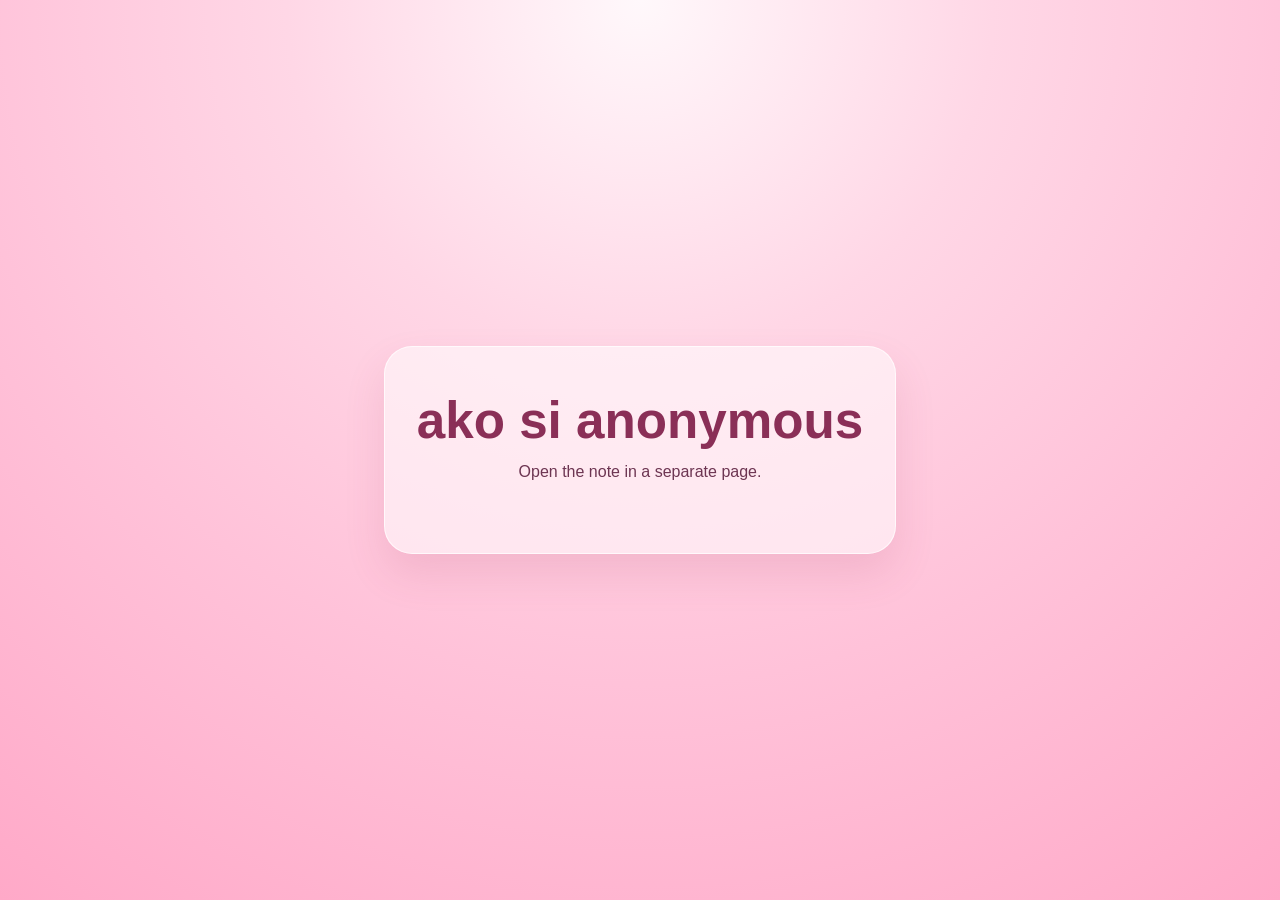
<file: index.html>
<!DOCTYPE html>
<html lang="en">
  <head>
    <meta charset="UTF-8" />
    <meta name="viewport" content="width=device-width, initial-scale=1.0" />
    <title>Open the note</title>
    <link rel="stylesheet" href="style.css" />
    <style>
      body {
        display: grid;
        place-items: center;
        min-height: 100vh;
        margin: 0;
        font-family: "Segoe UI", Tahoma, Geneva, Verdana, sans-serif;
        background: radial-gradient(circle at top, #fff8fb 0%, #ffd7e6 32%, #ffc2d9 62%, #ffa9c8 100%);
      }

      .entry {
        text-align: center;
        padding: 3rem 2rem;
        background: rgba(255, 255, 255, 0.55);
        border: 1px solid rgba(255,255,255,0.7);
        border-radius: 28px;
        box-shadow: 0 20px 40px rgba(170, 61, 97, 0.14);
      }

      h1 {
        margin: 0 0 1rem;
        color: #8a2f57;
      }

      p {
        margin: 0 0 1.5rem;
        color: #6d3552;
      }

      .open-btn {
        display: inline-block;
        padding: 0.9rem 1.5rem;
        border: 0;
        border-radius: 999px;
        background: linear-gradient(135deg, #ff7db9, #ff5ca8);
        color: white;
        font-size: 1rem;
        font-weight: 700;
        text-decoration: none;
        box-shadow: 0 10px 24px rgba(255, 92, 168, 0.28);
      }
    </style>
  </head>
  <body>
    <div class="entry">
      <h1>ako si anonymous</h1>
      <p>Open the note in a separate page.</p>
  
    </div>
  </body>
</html>
</file>
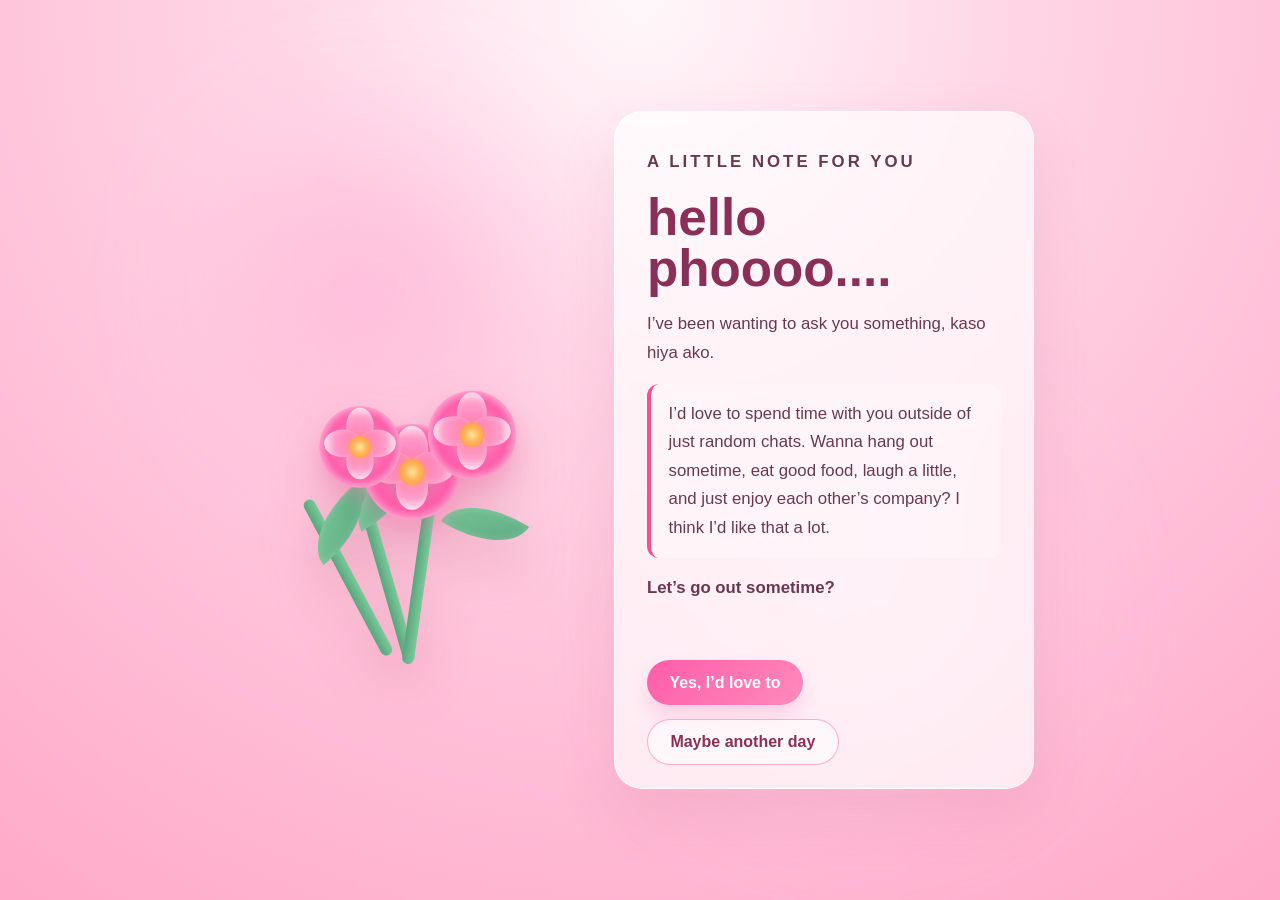
<file: design.html>
<!DOCTYPE html>
<html lang="en">
  <head>
    <meta charset="UTF-8" />
    <meta name="viewport" content="width=device-width, initial-scale=1.0" />
    <title>For You</title>
    <link rel="stylesheet" href="style.css" />
  </head>
  <body>
    <main class="scene">
      <div class="glow glow-one"></div>
      <div class="glow glow-two"></div>

      <section class="bouquet" aria-label="Bouquet of flowers">
        <div class="stem stem-1"></div>
        <div class="stem stem-2"></div>
        <div class="stem stem-3"></div>

        <div class="leaf leaf-1"></div>
        <div class="leaf leaf-2"></div>
        <div class="leaf leaf-3"></div>
        <div class="leaf leaf-4"></div>

        <div class="flower flower-1">
          <span class="petal petal-1"></span>
          <span class="petal petal-2"></span>
          <span class="petal petal-3"></span>
          <span class="petal petal-4"></span>
          <span class="center"></span>
        </div>

        <div class="flower flower-2">
          <span class="petal petal-1"></span>
          <span class="petal petal-2"></span>
          <span class="petal petal-3"></span>
          <span class="petal petal-4"></span>
          <span class="center"></span>
        </div>

        <div class="flower flower-3">
          <span class="petal petal-1"></span>
          <span class="petal petal-2"></span>
          <span class="petal petal-3"></span>
          <span class="petal petal-4"></span>
          <span class="center"></span>
        </div>
      </section>

      <section class="card" aria-label="Confession message">
        <p class="eyebrow">A little note for you</p>
        <h1>hello phoooo....</h1>
        <p>
          I’ve been wanting to ask you something, kaso hiya ako.
        </p>
        <p class="message">
          I’d love to spend time with you outside of just random chats.
          Wanna hang out sometime, eat good food, laugh a little, and just enjoy each other’s company?
          I think I’d like that a lot.
        </p>
        <p class="closing">Let’s go out sometime?</p>
        <p id="statusMessage" class="status-message" aria-live="polite"></p>

        <div class="answer-box hidden" id="answerBox">
          <label for="answerInput" class="sr-only">Your answer</label>
          <textarea id="answerInput" rows="3" placeholder="Type your answer here..."></textarea>
          <button type="button" class="submit-answer">Submit</button>
        </div>

        <div class="actions">
          <button type="button" class="yes-btn">Yes, I’d love to</button>
          <button type="button" class="ghost maybe-btn">Maybe another day</button>
        </div>
      </section>
    </main>

    <script>
      const yesBtn = document.querySelector('.yes-btn');
      const maybeBtn = document.querySelector('.maybe-btn');
      const closing = document.querySelector('.closing');
      const statusMessage = document.getElementById('statusMessage');
      const answerBox = document.getElementById('answerBox');
      const answerInput = document.getElementById('answerInput');
      const submitAnswerBtn = document.querySelector('.submit-answer');

      const randomQuestions = [
        'If your pet had a job, what would it do for money?',
        'Would you rather fight one horse-sized duck or 100 duck-sized horses?',
        'What’s the weirdest thing you’d absolutely brag about at a party?',
        'What’s your most chaotic “I can’t believe this happened” story?',
        'If your life had a theme song, what would it be while you’re running late?',
        'What embarrassing thing would you do if nobody was watching?',
        'Which fictional character would you trust to babysit you?',
        'If your food could talk, what would it say to you?',
        'What’s the stupidest thing you’ve ever been proud of?',
        'If your room had a personality, what would it be like?',
        'What’s the most dramatic way you would react if someone stole your fries?',
        'Would you rather be stuck in a group chat with your parents or your exes?',
        'What’s the weirdest talent you secretly have?',
        'If you had to befriend a toaster, what would you ask it?',
        'What’s your most suspiciously specific fear?',
        'If you were a cartoon villain, what would your catchphrase be?',
        'What’s your most unhinged “I’m totally normal” habit?',
        'What’s the dumbest thing you’ve ever Googled?',
        'If your phone had a personality, what would it say when you ignore it?',
        'What would your perfect disaster movie be called?',
        'What’s the wildest thing you’ve done for snacks?',
        'If you got trapped in a mall overnight, what would you do first?',
        'What’s the most ridiculous thing you’d do if you won 1 million pesos?',
        'What’s your weirdest “I’m not like this normally” behavior?',
        'If your shoes could talk, what would they say about you?',
        'What’s the funniest lie you’ve ever told?',
        'If you had to be on a reality show, which one would you join?',
        'What’s your most dramatic morning routine?',
        'What’s the most ridiculous thing you’ve ever argued about?',
        'If you had to name your future chaos, what would it be?',
        'What would your dream absurd job be?',
        'What’s the silliest way someone has ever made you laugh?',
        'If your mood had a weather report, what would it be today?',
        'Would you rather lose your phone or your wallet for a week?',
        'What’s your top-tier excuse to skip plans?',
        'What kind of chaos would you cause if you had a free weekend?',
        'If you were a snack, which one would you be and why?',
        'What would be your most dramatic entrance into a room?',
        'What’s the weirdest compliment you’ve ever received?',
        'What’s your most irrationally specific opinion?',
        'If your house had a mascot, what would it be?',
        'Which animal would be the worst roommate?',
        'What’s the funniest thing your family says when you’re stressed?',
        'If you had to survive on only one snack for a month, what would it be?',
        'What’s something you’d do if you were invisible for a day?',
        'What’s the most random thing you know how to do?',
        'If your personality had a flavor, what would it taste like?',
        'What’s the most unhinged thing you’ve said while half asleep?',
        'If you had to be cursed with one useless superpower, what would it be?',
        'What’s a reason you’d absolutely leave a party early?',
        'If your laugh had a sound effect, what would it be?',
        'What’s your most questionable life decision so far?',
        'If you had to battle a giant sandwich, how would you win?',
        'What’s the weirdest thing you think you could pull off in public?',
        'If your favorite hoodie had a name, what would it be?',
        'What would your villain origin story be?',
        'What’s the most dramatic thing you’d do if someone stole your seat?',
        'If you had to make a fake biography, what would it say?',
        'What’s your most insane plan for a spontaneous adventure?',
        'Which cartoon character would you trust with your secrets?',
        'What’s a weirdly specific thing you’d absolutely win at?',
        'If you got teleported to another planet, what would you complain about first?',
        'What’s the weirdest thing you’d do for a free meal?',
        'If your life had a warning label, what would it say?',
        'What’s your best “I am absolutely not okay” face?',
        'If you had to be stuck in one room with a random object, what would it be?',
        'What’s the most overdramatic thing you’ve ever done in public?',
        'Which celebrity would be the funniest roommate?',
        'What’s a skill you have that makes no sense?',
        'If your dreams had a genre, what would they be?',
        'What’s your funniest fake excuse for being late?',
        'If your day had a soundtrack, what song would be the boss battle track?',
        'What’s your most chaotic “I should be productive” moment?',
        'If you had to survive a zombie apocalypse with one item, what is it?',
        'What’s the weirdest item you have in your bag right now?',
        'If your personality was a meme, what meme would it be?',
        'What would your first line be in a horror movie?',
        'What’s the most questionable thing you’ve ever said to a stranger?',
        'If your friends had to describe you in one sentence, what would they say?',
        'What’s your most absurd dream job?',
        'What’s the most ridiculous thing you’d do to impress someone?',
        'If your mood had a snack, what would it be?',
        'What’s the weirdest thing you’d hide in a closet?',
        'If you had to create a fake religion, what would it worship?',
        'What would be your signature move in a heist movie?',
        'What’s the funniest possible way to get stuck in traffic?',
        'If your life was a comedy show, what would the title be?',
        'What’s the most random thing you’d spend money on right now?',
        'If you could only say one word for a day, what would it be?',
        'What’s the most ridiculous thing a stranger has ever said to you?',
        'If your emotions were a playlist, what songs would be on it?',
        'What’s the dumbest challenge you’d accept for fun?',
        'If your pet could text, what would they say to you first?',
        'What’s the weirdest thing you’ve ever found in the back of a car?',
        'If the world had no rules for one day, what would you do first?',
        'What’s your most dramatic reaction to a tiny inconvenience?',
        'If your coffee could narrate your life, what would it say?',
        'What’s the worst possible way to start a first date?',
        'What’s the most chaotic thing you’d do in a grocery store?',
        'If your phone had a villain arc, what would it be?',
        'What would your theme song be during a dramatic exit?',
        'What’s the silliest thing you’ve ever been emotionally invested in?',
        'If your room had a “do not disturb” sign, what would it say?',
        'What’s something totally normal that would look bizarre to an alien?',
        'If your life had a trailer, what would the title be?',
        'What’s the weirdest thing you’ve ever been scared of for no reason?',
        'If your name had a side quest, what would it be?',
        'What’s the funniest thing you’ve ever witnessed in public?',
        'Which object would be the worst best friend?',
        'What’s the most ridiculous thing you would do if you were famous for one day?',
        'If your food had a personality, which one would be the biggest menace?',
        'What’s the weirdest way you’ve ever felt happy?',
        'If you had to perform a TikTok dance in public, what song would it be?',
        'What would your “I’m late and panicking” voice sound like?',
        'If your life had a cursed item, what would it be?',
        'What’s the funniest possible way to accidentally win something?',
        'If you had to narrate your own life, what voice would you use?',
        'What is the most dramatic thing you would say before eating fries?',
        'What’s the most chaotic plan you’ve ever made for one day?',
        'If you could switch lives with any object for a week, what would it be?',
        'What would your official excuse be for being “too dramatic”?',
        'If your shadow had a personality, what would it say about you?',
        'What’s the funniest thing you’ve ever cried laughing about?',
        'If you had a ridiculous award, what would it be for?',
        'What would your final boss battle in life look like?',
        'What’s the weirdest thing you’d say to a stranger in a vending machine line?',
        'If your heartbeat had a ringtone, what would it be?',
        'What’s the stupidest thing that still somehow works for you?',
        'If your awkwardness had a power level, what would it be?',
        'What’s the funniest “this is why we can’t have nice things” moment ever?',
        'If a comedian wrote your life story, what would be the chapter title?',
        'What’s the weirdest thing that would make you instantly trust someone?',
        'If your bad decisions had a theme song, what would it be?',
        'What’s your most dramatic thing to say before bedtime?',
        'If your happiness had a color, what would it be?',
        'If you had to do an embarrassing public challenge, what would it be?',
        'What’s the weirdest way you’ve ever avoided doing something?',
        'If your pet could give relationship advice, what would it say?',
        'What’s the most hilarious way you could get locked out of your own house?',
        'If there were a day celebrating your chaos, what would it be called?',
        'What’s the strangest thing you’ve ever been obsessed with for a week?',
        'What would your “night of chaos” outfit be?',
        'If your life was an anime, what would the title be?',
        'What’s the funniest prank you wish you could pull off?',
        'What’s a tiny thing that would make your day instantly better?',
        'If your weirdest habit became a business, what would it sell?',
        'What’s the dumbest thing your brain says “I need to do this now” about?',
        'If you had to give your future self a warning label, what would it say?',
        'What’s the most ridiculous thing you’d do for attention?',
        'If your laugh was a viral sound, what would everyone call it?',
        'What’s the funniest possible way to lose a bet?',
        'If you were forced to make a weird sandwich, what would be in it?',
        'What’s the most random thing you’ve ever done to impress someone?',
        'If you had a superpower that only worked when you’re sleepy, what would it be?',
        'What’s your go-to “I’m not okay but I’m fine” response?',
        'If your life had a theme park ride, what would it be called?',
        'What’s the most unserious thing you’ve ever been proud of?',
        'If your personality had to be turned into a dessert, what would it be?',
        'What’s the most chaotic but successful plan you’ve ever had?'
      ];

      yesBtn.addEventListener('click', () => {
        closing.textContent = 'Yay! Let’s do it soon 💕';
        statusMessage.textContent = 'Opening your Gmail draft...';
        yesBtn.textContent = 'I’m in';
        maybeBtn.textContent = 'Later';

        const recipient = 'yourgmail@gmail.com';
        const subject = encodeURIComponent('Let’s hang out sometime');
        const body = encodeURIComponent(
          'Hey, I’d love to hang out with you sometime.\n\nLet’s grab food, talk, and spend time together. I’m down whenever you are.\n\nSee you soon!'
        );

        window.open(
          `https://mail.google.com/mail/?view=cm&fs=1&to=${recipient}&su=${subject}&body=${body}`,
          '_blank'
        );
      });

      maybeBtn.addEventListener('click', () => {
        const randomQuestion = randomQuestions[Math.floor(Math.random() * randomQuestions.length)];
        closing.textContent = 'Okay, you picked “maybe another day” so you need to answer this first 😌';
        statusMessage.textContent = randomQuestion;
        answerBox.classList.add('visible');
        answerInput.value = '';
        answerInput.focus();
        maybeBtn.textContent = 'Ask me another';
        yesBtn.textContent = 'Still yes';
      });

      submitAnswerBtn.addEventListener('click', () => {
        const answer = answerInput.value.trim();

        if (!answer) {
          statusMessage.textContent = 'No cheating. Answer first 😏';
          answerInput.focus();
          return;
        }

        statusMessage.textContent = 'Nice. Now I know you’re not escaping this 😌';
        answerBox.classList.remove('visible');
        answerInput.value = '';
        maybeBtn.textContent = 'Ask me another';
      });
    </script>
  </body>
</html>
</file>
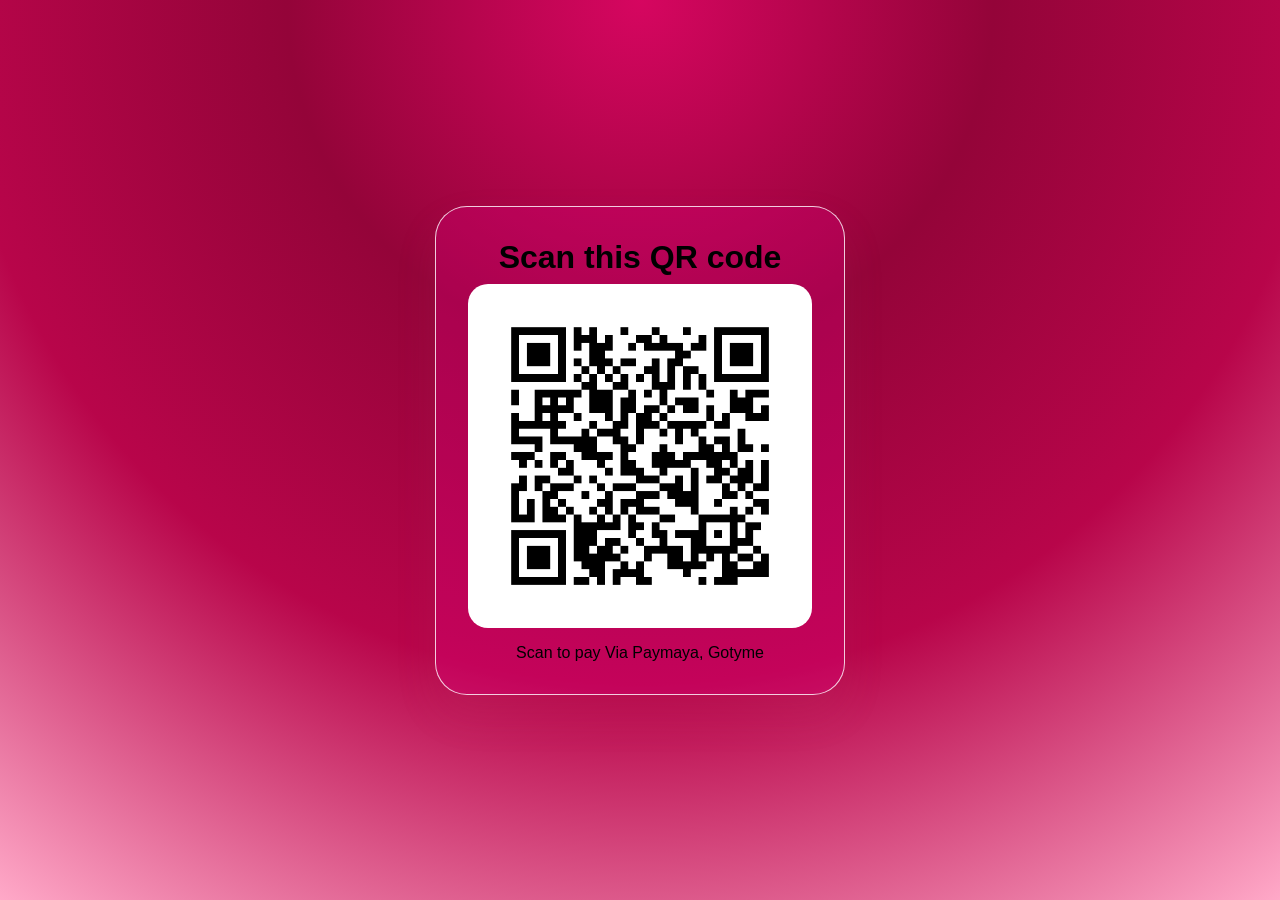
<file: qr.html>
<!DOCTYPE html>
<html lang="en">
  <head>
    <meta charset="UTF-8" />
    <meta name="viewport" content="width=device-width, initial-scale=1.0" />
    <title>Scan the QR</title>
    
    <style>
      body {
        margin: 0;
        min-height: 100vh;
        display: grid;
        place-items: center;
        background: radial-gradient(circle at top, #d60660 0%, #940439 32%, #b8054a 62%, #ffa9c8 100%);
        font-family: "Segoe UI", Tahoma, Geneva, Verdana, sans-serif;
      }

      .card {
        background: rgba(223, 2, 131, 0.295);
        border: 1px solid rgba(255,255,255,0.8);
        border-radius: 32px;
        padding: 2rem;
        box-shadow: 0 20px 40px rgba(170, 61, 97, 0.14);
        text-align: center;
      }

      img {
        width: min(70vw, 320px);
        height: auto;
        display: block;
        margin: 0 auto 1rem;
        border-radius: 20px;
        background: white;
        padding: 0.75rem;
      }

      h1 {
        margin: 0 0 0.5rem;
        color: #000000;
      }

      p {
        margin: 0;
        color: #000000;
      }
    </style>
  </head>
  <body>
    <div class="card">
      <h1>Scan this QR code</h1>
      <img src="qr-code.png" alt="QR code to open the page" />
      <p>Scan to pay Via Paymaya, Gotyme</p>
      
    </div>
  </body>
</html>
</file>
<file: style.css>
:root {
  --bg-1: #fff2f7;
  --bg-2: #ffd7e6;
  --bg-3: #ffc2d9;
  --card: rgba(255, 255, 255, 0.7);
  --pink-1: #ff5ca8;
  --pink-2: #ff8bbd;
  --pink-3: #ffc1d9;
  --rose: #ff4d8d;
  --deep: #8a2f57;
  --leaf: #7aca9b;
  --leaf-dark: #5aa57d;
  --shadow: rgba(170, 61, 97, 0.22);
}

* {
  box-sizing: border-box;
}

body {
  margin: 0;
  min-height: 100vh;
  display: grid;
  place-items: center;
  font-family: "Segoe UI", Tahoma, Geneva, Verdana, sans-serif;
  background: radial-gradient(circle at top, #fff8fb 0%, var(--bg-2) 32%, var(--bg-3) 62%, #ffa9c8 100%);
  color: var(--deep);
}

.scene {
  position: relative;
  width: min(92vw, 980px);
  min-height: 670px;
  display: flex;
  align-items: center;
  justify-content: center;
  gap: 3rem;
  padding: 2rem;
}

.glow {
  position: absolute;
  border-radius: 50%;
  filter: blur(80px);
  opacity: 0.65;
}

.glow-one {
  width: 260px;
  height: 260px;
  background: rgba(255, 160, 209, 0.7);
  left: 10%;
  top: 10%;
}

.glow-two {
  width: 300px;
  height: 300px;
  background: rgba(255, 218, 235, 0.9);
  right: 12%;
  bottom: 8%;
}

.bouquet {
  position: relative;
  width: 320px;
  height: 430px;
  filter: drop-shadow(0 25px 25px var(--shadow));
}

.stem {
  position: absolute;
  bottom: 0;
  width: 12px;
  border-radius: 999px;
  background: linear-gradient(to right, var(--leaf-dark), var(--leaf));
}

.stem-1 {
  left: 132px;
  height: 190px;
  transform: rotate(-16deg);
}

.stem-2 {
  left: 170px;
  height: 210px;
  transform: rotate(8deg);
}

.stem-3 {
  left: 96px;
  height: 175px;
  transform: rotate(-28deg);
}

.leaf {
  position: absolute;
  width: 78px;
  height: 42px;
  background: linear-gradient(135deg, var(--leaf) 0%, var(--leaf-dark) 100%);
  border-radius: 100% 0 100% 0;
  box-shadow: inset 0 0 10px rgba(255, 255, 255, 0.18);
}

.leaf-1 {
  left: 100px;
  bottom: 150px;
  transform: rotate(-30deg);
}

.leaf-2 {
  left: 150px;
  bottom: 180px;
  transform: rotate(18deg);
}

.leaf-3 {
  left: 55px;
  bottom: 120px;
  transform: rotate(-40deg);
}

.leaf-4 {
  left: 200px;
  bottom: 120px;
  transform: rotate(32deg);
}

.flower {
  position: absolute;
  width: 96px;
  height: 96px;
  border-radius: 50%;
  background: radial-gradient(circle, rgba(255,255,255,0.9) 0%, rgba(255,255,255,0.4) 24%, rgba(255, 110, 182, 0.8) 25%, rgba(255, 92, 168, 1) 56%, rgba(255, 160, 210, 1) 100%);
  box-shadow: inset 0 0 12px rgba(255, 255, 255, 0.6), 0 12px 18px rgba(255, 102, 170, 0.25);
}

.flower-1 {
  left: 118px;
  bottom: 145px;
}

.flower-2 {
  left: 178px;
  bottom: 182px;
  transform: scale(0.92);
}

.flower-3 {
  left: 66px;
  bottom: 170px;
  transform: scale(0.85);
}

.petal {
  position: absolute;
  width: 32px;
  height: 42px;
  border-radius: 65% 65% 55% 55%;
  background: linear-gradient(180deg, #ffd9eb 0%, #ff9cc9 30%, #ff70b7 100%);
  left: 50%;
  top: 50%;
  transform-origin: center bottom;
  box-shadow: inset 0 0 8px rgba(255,255,255,0.4);
}

.petal-1 { transform: translate(-50%, -110%) rotate(0deg); }
.petal-2 { transform: translate(-50%, -110%) rotate(90deg); }
.petal-3 { transform: translate(-50%, -110%) rotate(180deg); }
.petal-4 { transform: translate(-50%, -110%) rotate(270deg); }

.center {
  position: absolute;
  width: 26px;
  height: 26px;
  border-radius: 50%;
  background: radial-gradient(circle, #ffe69c 0%, #ffb85c 40%, #ff8c42 100%);
  left: 50%;
  top: 50%;
  transform: translate(-50%, -50%);
  box-shadow: 0 0 12px rgba(255, 186, 99, 0.7);
}

.card {
  position: relative;
  width: min(100%, 420px);
  padding: 2.2rem 2rem 1.4rem;
  background: var(--card);
  border: 1px solid rgba(255, 255, 255, 0.75);
  border-radius: 28px;
  box-shadow: 0 24px 60px rgba(170, 61, 97, 0.12);
  backdrop-filter: blur(6px);
}

.eyebrow {
  margin: 0 0 1rem;
  text-transform: uppercase;
  letter-spacing: 0.18em;
  font-size: 0.7rem;
  font-weight: 700;
  color: var(--rose);
}

h1 {
  margin: 0 0 1rem;
  font-size: clamp(2.3rem, 4vw, 3.4rem);
  line-height: 1;
  color: var(--deep);
}

.card p {
  margin: 0 0 1rem;
  font-size: 1.05rem;
  line-height: 1.7;
  color: rgba(89, 37, 60, 0.9);
}

.message {
  padding: 1rem 1.1rem;
  background: rgba(255, 255, 255, 0.25);
  border-left: 4px solid var(--rose);
  border-radius: 12px;
  font-weight: 500;
}

.closing {
  margin-top: 1.5rem;
  font-weight: 700;
  font-size: 1.2rem;
  color: var(--deep);
}

.status-message {
  min-height: 1.4rem;
  margin: 0.5rem 0 0;
  font-size: 0.92rem;
  font-weight: 600;
  color: var(--rose);
}

.answer-box {
  display: none;
  margin-top: 1rem;
}

.answer-box.visible {
  display: block;
}

textarea {
  width: 100%;
  min-height: 90px;
  resize: vertical;
  border: 1px solid rgba(255, 140, 182, 0.7);
  border-radius: 14px;
  padding: 0.9rem 1rem;
  font: inherit;
  background: rgba(255, 255, 255, 0.52);
  color: var(--deep);
  outline: none;
  box-shadow: inset 0 0 0 1px rgba(255, 255, 255, 0.2);
}

textarea:focus {
  border-color: var(--rose);
  box-shadow: 0 0 0 3px rgba(255, 92, 168, 0.12);
}

.submit-answer {
  margin-top: 0.8rem;
  background: linear-gradient(135deg, #ff7db9, #ff5ca8);
}

.sr-only {
  position: absolute;
  width: 1px;
  height: 1px;
  padding: 0;
  margin: -1px;
  overflow: hidden;
  clip: rect(0, 0, 0, 0);
  white-space: nowrap;
  border: 0;
}

.success-scene {
  position: absolute;
  inset: 0;
  pointer-events: none;
  display: flex;
  align-items: center;
  justify-content: center;
}

.hidden {
  display: none;
}

.rose-burst {
  position: absolute;
  width: 140px;
  height: 140px;
  border-radius: 50%;
  background: radial-gradient(circle, rgba(255, 204, 224, 0.9), rgba(255, 130, 180, 0.35) 38%, rgba(255, 92, 168, 0.1) 70%, transparent 100%);
  filter: blur(2px);
  animation: pulseRose 2.4s ease-in-out infinite alternate;
}

.rose-1 { transform: translate(-220px, -130px); }
.rose-2 { transform: translate(210px, -180px); }
.rose-3 { transform: translate(-120px, 120px); }
.rose-4 { transform: translate(150px, 120px); }

.flower-burst {
  position: absolute;
  width: 220px;
  height: 220px;
  animation: bloom 1.5s ease-out forwards;
}

.burst-petal {
  position: absolute;
  left: 50%;
  top: 50%;
  width: 26px;
  height: 52px;
  border-radius: 50% 50% 60% 60%;
  background: linear-gradient(180deg, #ffddea, #ff7bb8 60%, #ff589f 100%);
  transform-origin: center bottom;
  box-shadow: 0 0 12px rgba(255, 144, 194, 0.5);
}

.burst-petal.petal-1 { transform: translate(-50%, -100%) rotate(0deg) translateY(-45px); }
.burst-petal.petal-2 { transform: translate(-50%, -100%) rotate(45deg) translateY(-45px); }
.burst-petal.petal-3 { transform: translate(-50%, -100%) rotate(90deg) translateY(-45px); }
.burst-petal.petal-4 { transform: translate(-50%, -100%) rotate(135deg) translateY(-45px); }
.burst-petal.petal-5 { transform: translate(-50%, -100%) rotate(180deg) translateY(-45px); }
.burst-petal.petal-6 { transform: translate(-50%, -100%) rotate(225deg) translateY(-45px); }
.burst-petal.petal-7 { transform: translate(-50%, -100%) rotate(270deg) translateY(-45px); }
.burst-petal.petal-8 { transform: translate(-50%, -100%) rotate(315deg) translateY(-45px); }

.cat-image {
  position: absolute;
  width: 200px;
  height: 200px;
  object-fit: cover;
  border-radius: 50%;
  box-shadow: 0 20px 40px rgba(255, 102, 170, 0.28);
  border: 5px solid rgba(255, 255, 255, 0.8);
  transform: translateY(-20px);
}

@keyframes pulseRose {
  0% {
    transform: scale(0.9);
    opacity: 0.7;
  }
  100% {
    transform: scale(1.1);
    opacity: 1;
  }
}

@keyframes bloom {
  0% {
    opacity: 0;
    transform: scale(0.2);
  }
  30% {
    opacity: 1;
  }
  100% {
    opacity: 1;
    transform: scale(1.25);
  }
}

.actions {
  display: flex;
  gap: 0.9rem;
  flex-wrap: wrap;
  margin-top: 1.2rem;
}

button {
  border: none;
  border-radius: 999px;
  padding: 0.82rem 1.4rem;
  font: inherit;
  font-weight: 700;
  cursor: pointer;
  transition: transform 0.2s ease, box-shadow 0.2s ease;
  background: linear-gradient(135deg, var(--pink-1), var(--pink-2));
  color: white;
  box-shadow: 0 12px 20px rgba(255, 92, 168, 0.2);
}

button:hover {
  transform: translateY(-2px);
}

button.ghost {
  background: rgba(255, 255, 255, 0.6);
  color: var(--deep);
  box-shadow: none;
  border: 1px solid rgba(255, 140, 182, 0.7);
}

@media (max-width: 760px) {
  .scene {
    flex-direction: column;
    gap: 1.5rem;
    padding: 2rem 1rem 3rem;
  }

  .bouquet {
    transform: scale(0.9);
  }

  .card {
    width: 100%;
  }
}
</file>
